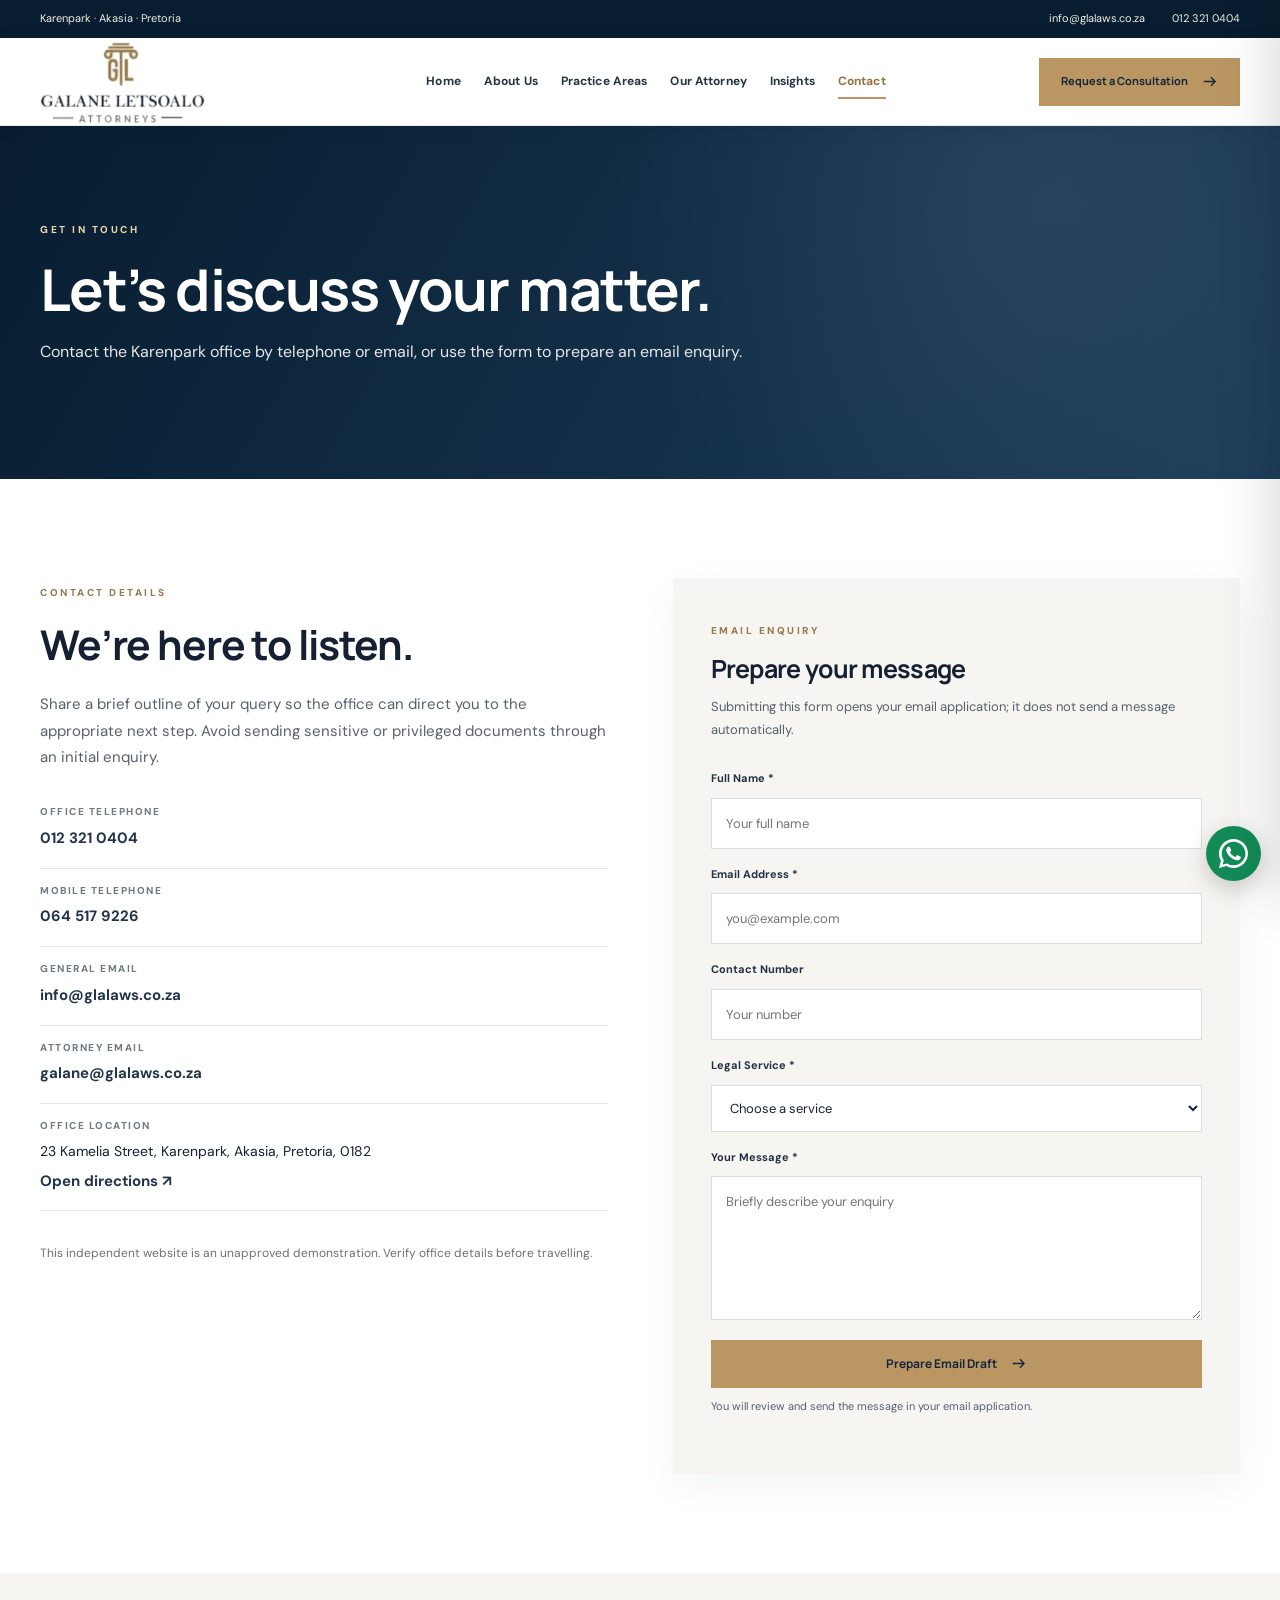
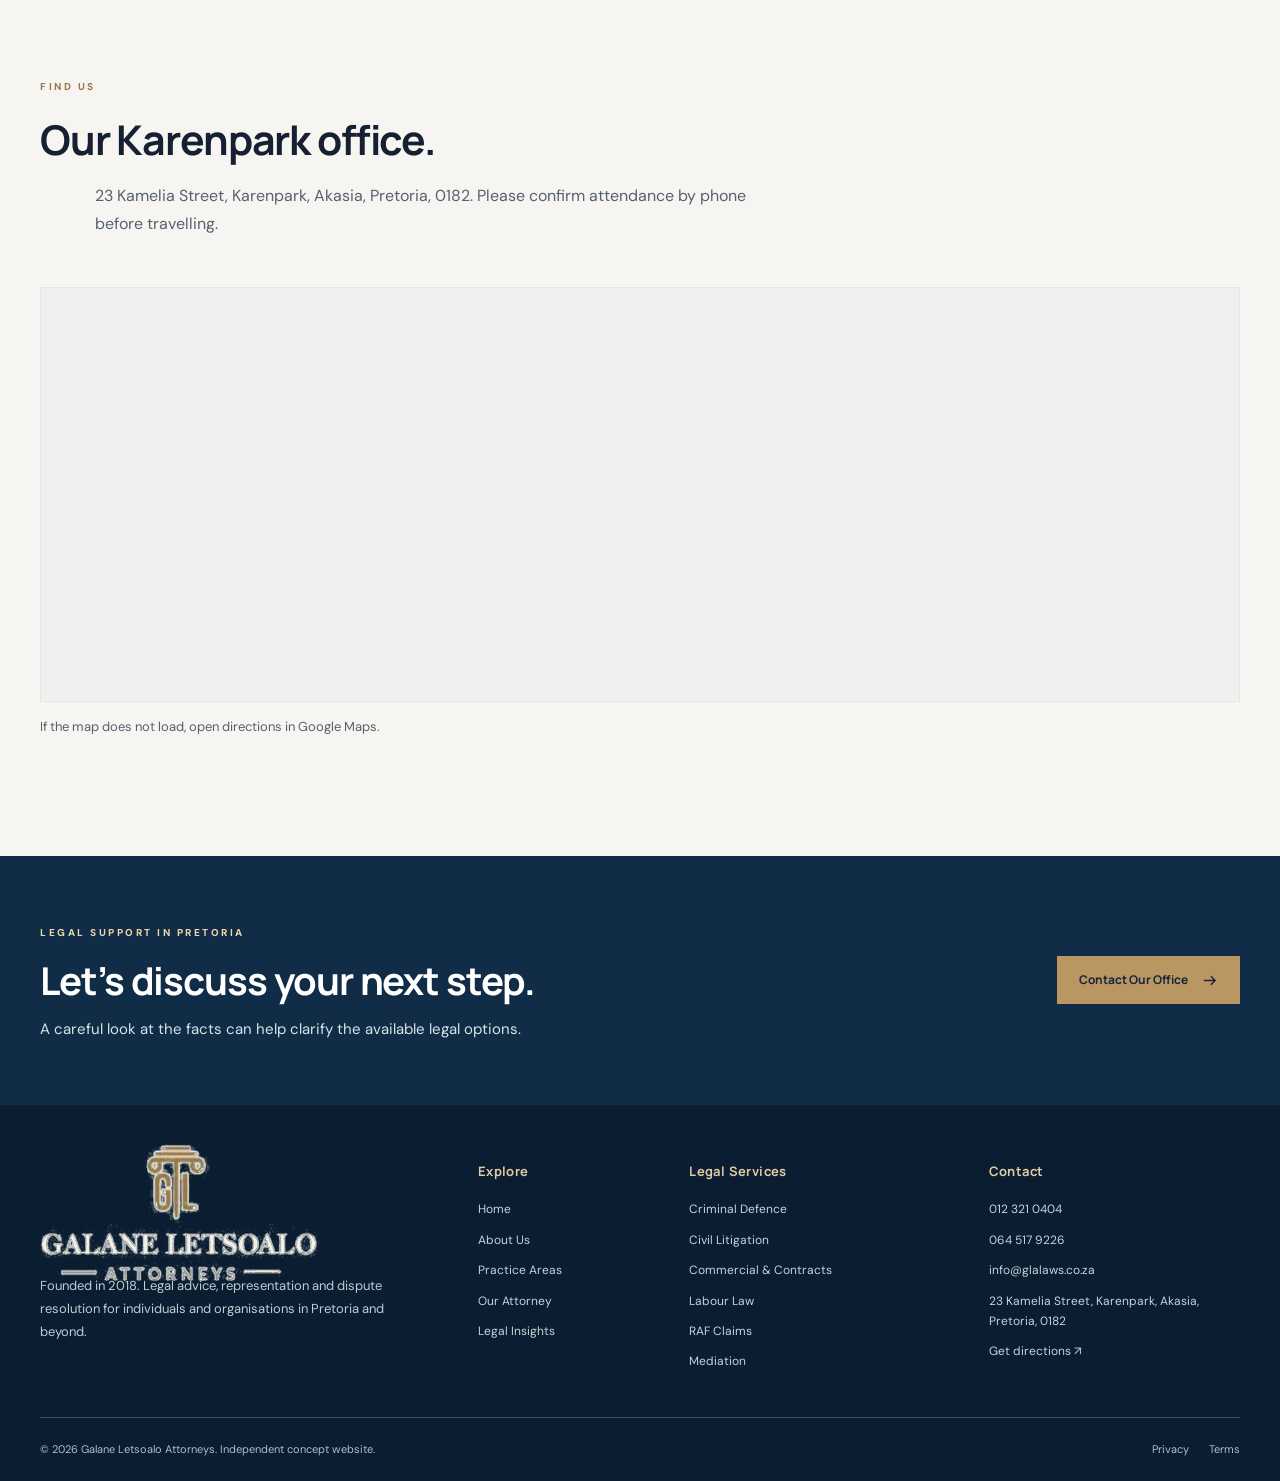
<file: contact/index.html>
<!doctype html><html lang="en-ZA"><head><meta charset="utf-8"><meta name="viewport" content="width=device-width, initial-scale=1"><meta name="theme-color" content="#102d49"><title>Contact Galane Letsoalo Attorneys | Pretoria</title><meta name="description" content="Contact Galane Letsoalo Attorneys in Karenpark, Pretoria. Telephone 012 321 0404 and email info@glalaws.co.za."><meta name="robots" content="noindex,follow,max-image-preview:large"><link rel="canonical" href="https://galane-letsoalo-attorneys.vercel.app/contact/"><meta property="og:type" content="website"><meta property="og:site_name" content="Galane Letsoalo Attorneys"><meta property="og:title" content="Contact Galane Letsoalo Attorneys | Pretoria"><meta property="og:description" content="Contact Galane Letsoalo Attorneys in Karenpark, Pretoria. Telephone 012 321 0404 and email info@glalaws.co.za."><meta property="og:url" content="https://galane-letsoalo-attorneys.vercel.app/contact/"><meta property="og:image" content="https://galane-letsoalo-attorneys.vercel.app/assets/galane-whatsapp-preview.jpg"><meta property="og:image:secure_url" content="https://galane-letsoalo-attorneys.vercel.app/assets/galane-whatsapp-preview.jpg"><meta property="og:image:type" content="image/jpeg"><meta property="og:image:width" content="1200"><meta property="og:image:height" content="630"><meta property="og:image:alt" content="Galane Letsoalo Attorneys firm logo alongside founder Letsoalo Galane"><meta name="twitter:card" content="summary_large_image"><meta name="twitter:title" content="Contact Galane Letsoalo Attorneys | Pretoria"><meta name="twitter:description" content="Contact Galane Letsoalo Attorneys in Karenpark, Pretoria. Telephone 012 321 0404 and email info@glalaws.co.za."><meta name="twitter:image" content="https://galane-letsoalo-attorneys.vercel.app/assets/galane-whatsapp-preview.jpg"><link rel="icon" href="/assets/favicon.png" type="image/png"><link rel="preconnect" href="https://images.pexels.com"><link rel="preconnect" href="https://fonts.googleapis.com"><link rel="preconnect" href="https://fonts.gstatic.com" crossorigin><link rel="stylesheet" href="/assets/site.css"><script defer src="/assets/site.js"></script></head><body><a class="skip-link" href="#main">Skip to content</a>
<div class="topbar"><div class="container topbar-inner"><span class="topbar-address">Karenpark · Akasia · Pretoria</span><div class="topbar-links"><a href="mailto:info@glalaws.co.za">info@glalaws.co.za</a><a href="tel:+27123210404">012 321 0404</a></div></div></div>
<header class="nav-shell"><div class="container nav-inner"><a class="brand" href="/" aria-label="Galane Letsoalo Attorneys home"><img src="/assets/logo-header.png" width="950" height="470" alt="Galane Letsoalo Attorneys logo"></a><nav class="nav-links" aria-label="Primary navigation"><a class="nav-link " href="/" >Home</a><a class="nav-link " href="/about/" >About Us</a><a class="nav-link " href="/practice-areas/" >Practice Areas</a><a class="nav-link " href="/our-attorney/" >Our Attorney</a><a class="nav-link " href="/insights/" >Insights</a><a class="nav-link active" href="/contact/" aria-current=page>Contact</a></nav><a class="btn btn-gold nav-cta" href="/contact/">Request a Consultation <svg aria-hidden="true" viewBox="0 0 24 24" fill="none" stroke="currentColor" stroke-width="1.8"><path d="M4 12h16m-6-6 6 6-6 6"/></svg></a><button class="menu-open" data-mobile-open aria-label="Open navigation" aria-expanded="false" aria-controls="mobile-panel">☰</button></div></header>
<div class="mobile-backdrop" id="mobile-backdrop"></div><nav class="mobile-panel" id="mobile-panel" aria-label="Mobile navigation" aria-hidden="true" inert><div class="mobile-head"><img src="/assets/logo-header.png" alt="Galane Letsoalo Attorneys"><button type="button" data-mobile-close aria-label="Close navigation">×</button></div><div class="mobile-links"><a href="/">Home</a><a href="/about/">About Us</a><a href="/practice-areas/">Practice Areas</a><a href="/our-attorney/">Our Attorney</a><a href="/insights/">Insights</a><a href="/contact/">Contact</a></div><a class="btn btn-gold" href="/contact/">Get in touch <svg aria-hidden="true" viewBox="0 0 24 24" fill="none" stroke="currentColor" stroke-width="1.8"><path d="M4 12h16m-6-6 6 6-6 6"/></svg></a></nav><main id="main"><section class="page-hero"><div class="container"><span class="eyebrow eyebrow-light">GET IN TOUCH</span><h1>Let’s discuss your matter.</h1><p>Contact the Karenpark office by telephone or email, or use the form to prepare an email enquiry.</p></div></section><section class="section"><div class="container contact-layout"><div class="contact-copy"><span class="eyebrow">CONTACT DETAILS</span><h2>We’re here to listen.</h2><p>Share a brief outline of your query so the office can direct you to the appropriate next step. Avoid sending sensitive or privileged documents through an initial enquiry.</p><div class="contact-details"><div><strong>OFFICE TELEPHONE</strong><a href="tel:+27123210404">012 321 0404</a></div><div><strong>MOBILE TELEPHONE</strong><a href="tel:+27645179226">064 517 9226</a></div><div><strong>GENERAL EMAIL</strong><a href="mailto:info@glalaws.co.za">info@glalaws.co.za</a></div><div><strong>ATTORNEY EMAIL</strong><a href="mailto:galane@glalaws.co.za">galane@glalaws.co.za</a></div><div><strong>OFFICE LOCATION</strong><span>23 Kamelia Street, Karenpark, Akasia, Pretoria, 0182</span><a class="text-link" href="https://www.google.com/maps/search/?api=1&query=23+Kamelia+Street+Karenpark+Akasia+Pretoria+0182" target="_blank" rel="noopener">Open directions ↗</a></div></div><p class="notice">This independent website is an unapproved demonstration. Verify office details before travelling.</p></div>
<div class="contact-form-shell"><span class="eyebrow">EMAIL ENQUIRY</span><h3>Prepare your message</h3><p>Submitting this form opens your email application; it does not send a message automatically.</p><form id="enquiry-form"><label for="name">Full Name *</label><input id="name" name="name" autocomplete="name" required maxlength="120" placeholder="Your full name"><label for="email">Email Address *</label><input id="email" type="email" name="email" autocomplete="email" required maxlength="200" placeholder="you@example.com"><label for="phone">Contact Number</label><input id="phone" name="phone" autocomplete="tel" placeholder="Your number" maxlength="40"><label for="area">Legal Service *</label><select id="area" name="area" required><option value="">Choose a service</option><option value="criminal-law">Criminal Defence</option><option value="civil-law">Civil Litigation</option><option value="commercial-law">Commercial Law &amp; Contracts</option><option value="labour-law">Employment &amp; Labour Law</option><option value="raf-claims">RAF &amp; Third-Party Claims</option><option value="debt-collection">Debt Collection</option><option value="wills-estates">Wills &amp; Deceased Estates</option><option value="property-law">Property &amp; Land Matters</option><option value="mediation">Mediation &amp; Dispute Resolution</option><option value="correspondent">Correspondent Legal Services</option><option value="other">Other legal enquiry</option></select><label for="message">Your Message *</label><textarea id="message" name="message" rows="5" minlength="10" maxlength="3000" required placeholder="Briefly describe your enquiry"></textarea><div class="honeypot" aria-hidden="true"><label>Company website<input name="company_website" autocomplete="off" tabindex="-1"></label></div><button class="btn btn-gold" type="submit">Prepare Email Draft <svg aria-hidden="true" viewBox="0 0 24 24" fill="none" stroke="currentColor" stroke-width="1.8"><path d="M4 12h16m-6-6 6 6-6 6"/></svg></button><p class="form-note" id="form-status" role="status">You will review and send the message in your email application.</p></form></div></div></section><section class="section cream"><div class="container"><div class="section-heading"><span class="eyebrow">FIND US</span><h2>Our Karenpark office.</h2><p>23 Kamelia Street, Karenpark, Akasia, Pretoria, 0182. Please confirm attendance by phone before travelling.</p></div><div class="map-shell"><iframe loading="lazy" title="Map of Galane Letsoalo Attorneys Karenpark office area" referrerpolicy="no-referrer-when-downgrade" src="https://www.google.com/maps?q=23%20Kamelia%20Street%20Karenpark%20Akasia%20Pretoria%200182&output=embed" allowfullscreen></iframe></div><p class="map-note">If the map does not load, <a href="https://www.google.com/maps/search/?api=1&query=23+Kamelia+Street+Karenpark+Akasia+Pretoria+0182" target="_blank" rel="noopener">open directions in Google Maps</a>.</p></div></section></main><section class="closing"><div class="container closing-inner"><div><span class="eyebrow eyebrow-light">LEGAL SUPPORT IN PRETORIA</span><h2>Let’s discuss your next step.</h2><p>A careful look at the facts can help clarify the available legal options.</p></div><a class="btn btn-gold" href="/contact/">Contact Our Office <svg aria-hidden="true" viewBox="0 0 24 24" fill="none" stroke="currentColor" stroke-width="1.8"><path d="M4 12h16m-6-6 6 6-6 6"/></svg></a></div></section>
<footer class="site-footer"><div class="container footer-grid"><div class="footer-about"><a class="footer-logo" href="/"><img src="/assets/logo-footer-transparent.png" alt="Galane Letsoalo Attorneys" width="950" height="470"></a><p>Founded in 2018. Legal advice, representation and dispute resolution for individuals and organisations in Pretoria and beyond.</p></div><div class="footer-col"><h3>Explore</h3><a href="/">Home</a><a href="/about/">About Us</a><a href="/practice-areas/">Practice Areas</a><a href="/our-attorney/">Our Attorney</a><a href="/insights/">Legal Insights</a></div><div class="footer-col"><h3>Legal Services</h3><a href="/practice-areas/#criminal-law">Criminal Defence</a><a href="/practice-areas/#civil-law">Civil Litigation</a><a href="/practice-areas/#commercial-law">Commercial & Contracts</a><a href="/practice-areas/#labour-law">Labour Law</a><a href="/practice-areas/#raf-claims">RAF Claims</a><a href="/practice-areas/#mediation">Mediation</a></div><div class="footer-col"><h3>Contact</h3><a href="tel:+27123210404">012 321 0404</a><a href="tel:+27645179226">064 517 9226</a><a href="mailto:info@glalaws.co.za">info@glalaws.co.za</a><address>23 Kamelia Street, Karenpark, Akasia, Pretoria, 0182</address><a href="https://www.google.com/maps/search/?api=1&query=23+Kamelia+Street+Karenpark+Akasia+Pretoria+0182" target="_blank" rel="noopener">Get directions ↗</a></div></div><div class="container footer-bottom"><span>© 2026 Galane Letsoalo Attorneys. Independent concept website.</span><div><a href="/privacy/">Privacy</a><a href="/terms/">Terms</a></div></div></footer>
<a class="floating-whatsapp" href="https://wa.me/27645179226?text=Good%20day%2C%20I%20would%20like%20to%20enquire%20about%20legal%20services." target="_blank" rel="noopener noreferrer" aria-label="Chat with Galane Letsoalo Attorneys on WhatsApp" title="Enquire via WhatsApp"><svg xmlns="http://www.w3.org/2000/svg" viewBox="0 0 24 24" width="29" height="29" aria-hidden="true" focusable="false"><path fill="currentColor" d="M17.472 14.382c-.297-.149-1.758-.867-2.03-.966-.273-.099-.471-.148-.67.15-.198.297-.767.966-.94 1.164-.173.198-.347.223-.644.075-.297-.149-1.255-.463-2.39-1.475-.883-.788-1.48-1.761-1.653-2.058-.173-.297-.018-.458.13-.606.134-.133.297-.347.446-.52.149-.174.198-.298.297-.496.1-.198.05-.371-.025-.52-.075-.148-.669-1.611-.916-2.206-.242-.579-.487-.5-.669-.51-.173-.008-.372-.01-.57-.01-.198 0-.52.074-.792.372s-1.04 1.015-1.04 2.479 1.065 2.876 1.213 3.074c.149.198 2.095 3.2 5.077 4.487.709.306 1.262.488 1.694.625.712.227 1.36.195 1.872.118.571-.085 1.758-.719 2.006-1.413.248-.694.248-1.289.173-1.413-.074-.124-.272-.198-.57-.347zM12.004 0C5.378 0 0 5.378 0 12.004c0 2.118.55 4.18 1.597 5.995L0 24l6.168-1.618A11.957 11.957 0 0 0 12.004 24C18.63 24 24 18.622 24 12.004S18.63 0 12.004 0zm0 21.794a9.742 9.742 0 0 1-4.964-1.36l-.356-.211-3.684.966.983-3.593-.232-.37a9.77 9.77 0 0 1-1.496-5.222c0-5.395 4.39-9.786 9.786-9.786 5.395 0 9.786 4.39 9.786 9.786 0 5.395-4.39 9.786-9.786 9.786z"/></svg></a>
<button class="scroll-top" type="button" aria-label="Back to top">↑</button></body></html>
</file>
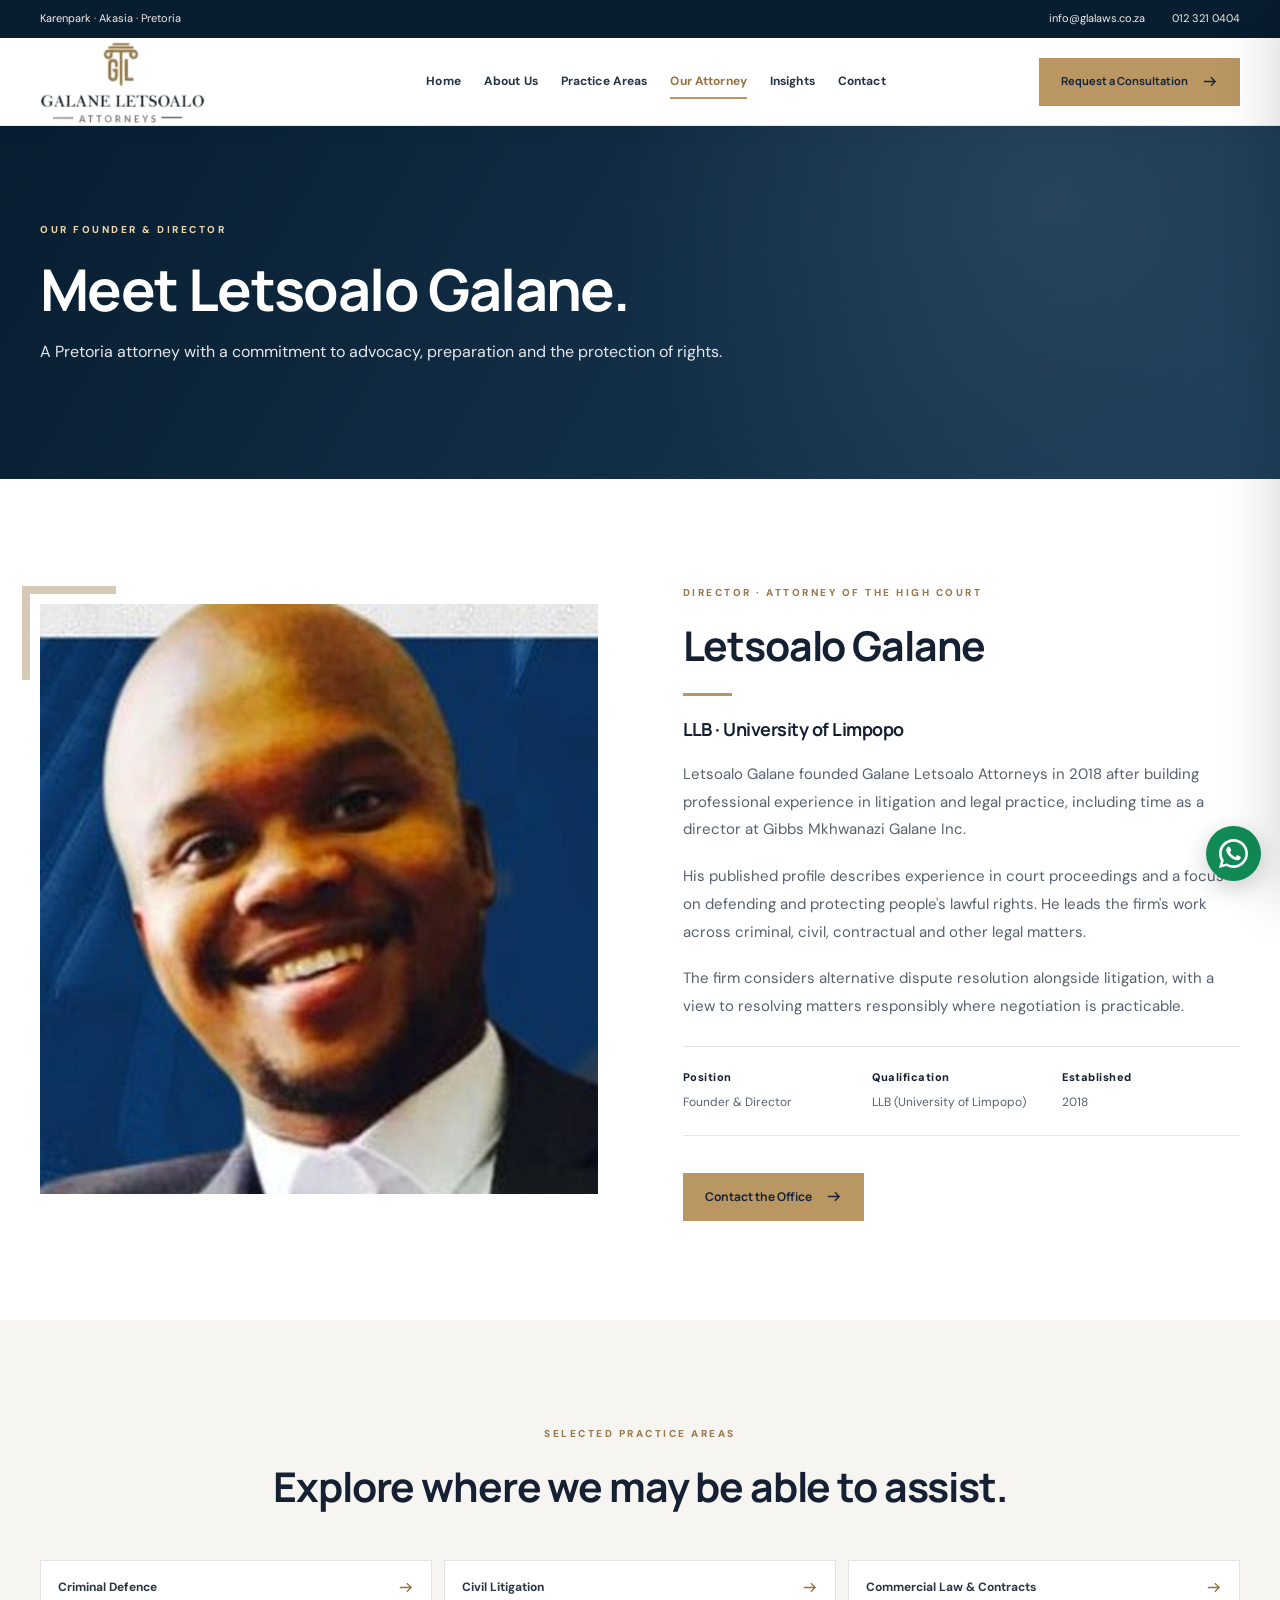
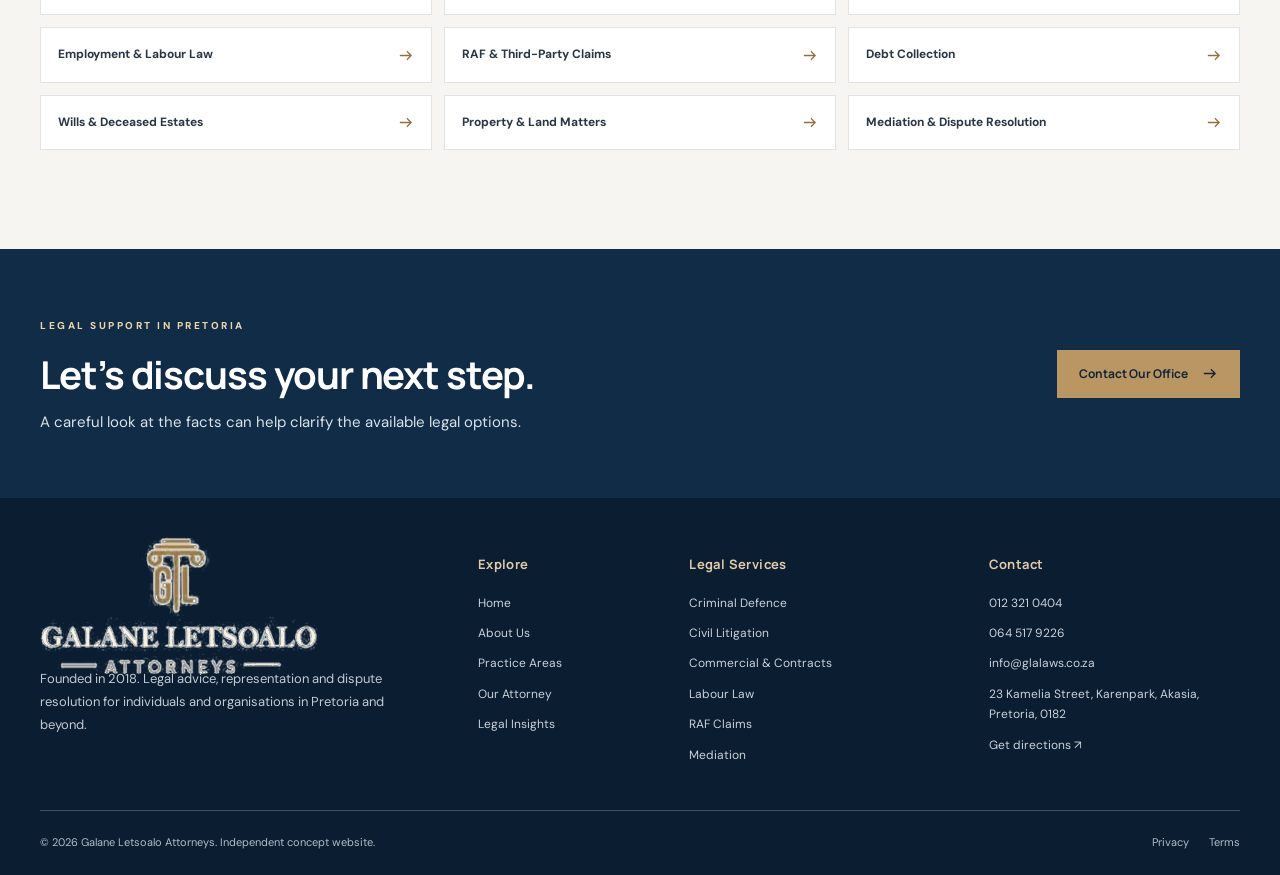
<file: our-attorney/index.html>
<!doctype html><html lang="en-ZA"><head><meta charset="utf-8"><meta name="viewport" content="width=device-width, initial-scale=1"><meta name="theme-color" content="#102d49"><title>Letsoalo Galane | Attorney Profile | Galane Letsoalo Attorneys</title><meta name="description" content="Meet Letsoalo Galane, founder of Galane Letsoalo Attorneys, Pretoria. LLB University of Limpopo."><meta name="robots" content="noindex,follow,max-image-preview:large"><link rel="canonical" href="https://galane-letsoalo-attorneys.vercel.app/our-attorney/"><meta property="og:type" content="website"><meta property="og:site_name" content="Galane Letsoalo Attorneys"><meta property="og:title" content="Letsoalo Galane | Attorney Profile | Galane Letsoalo Attorneys"><meta property="og:description" content="Meet Letsoalo Galane, founder of Galane Letsoalo Attorneys, Pretoria. LLB University of Limpopo."><meta property="og:url" content="https://galane-letsoalo-attorneys.vercel.app/our-attorney/"><meta property="og:image" content="https://galane-letsoalo-attorneys.vercel.app/assets/galane-whatsapp-preview.jpg"><meta property="og:image:secure_url" content="https://galane-letsoalo-attorneys.vercel.app/assets/galane-whatsapp-preview.jpg"><meta property="og:image:type" content="image/jpeg"><meta property="og:image:width" content="1200"><meta property="og:image:height" content="630"><meta property="og:image:alt" content="Galane Letsoalo Attorneys firm logo alongside founder Letsoalo Galane"><meta name="twitter:card" content="summary_large_image"><meta name="twitter:title" content="Letsoalo Galane | Attorney Profile | Galane Letsoalo Attorneys"><meta name="twitter:description" content="Meet Letsoalo Galane, founder of Galane Letsoalo Attorneys, Pretoria. LLB University of Limpopo."><meta name="twitter:image" content="https://galane-letsoalo-attorneys.vercel.app/assets/galane-whatsapp-preview.jpg"><link rel="icon" href="/assets/favicon.png" type="image/png"><link rel="preconnect" href="https://images.pexels.com"><link rel="preconnect" href="https://fonts.googleapis.com"><link rel="preconnect" href="https://fonts.gstatic.com" crossorigin><link rel="stylesheet" href="/assets/site.css"><script defer src="/assets/site.js"></script></head><body><a class="skip-link" href="#main">Skip to content</a>
<div class="topbar"><div class="container topbar-inner"><span class="topbar-address">Karenpark · Akasia · Pretoria</span><div class="topbar-links"><a href="mailto:info@glalaws.co.za">info@glalaws.co.za</a><a href="tel:+27123210404">012 321 0404</a></div></div></div>
<header class="nav-shell"><div class="container nav-inner"><a class="brand" href="/" aria-label="Galane Letsoalo Attorneys home"><img src="/assets/logo-header.png" width="950" height="470" alt="Galane Letsoalo Attorneys logo"></a><nav class="nav-links" aria-label="Primary navigation"><a class="nav-link " href="/" >Home</a><a class="nav-link " href="/about/" >About Us</a><a class="nav-link " href="/practice-areas/" >Practice Areas</a><a class="nav-link active" href="/our-attorney/" aria-current=page>Our Attorney</a><a class="nav-link " href="/insights/" >Insights</a><a class="nav-link " href="/contact/" >Contact</a></nav><a class="btn btn-gold nav-cta" href="/contact/">Request a Consultation <svg aria-hidden="true" viewBox="0 0 24 24" fill="none" stroke="currentColor" stroke-width="1.8"><path d="M4 12h16m-6-6 6 6-6 6"/></svg></a><button class="menu-open" data-mobile-open aria-label="Open navigation" aria-expanded="false" aria-controls="mobile-panel">☰</button></div></header>
<div class="mobile-backdrop" id="mobile-backdrop"></div><nav class="mobile-panel" id="mobile-panel" aria-label="Mobile navigation" aria-hidden="true" inert><div class="mobile-head"><img src="/assets/logo-header.png" alt="Galane Letsoalo Attorneys"><button type="button" data-mobile-close aria-label="Close navigation">×</button></div><div class="mobile-links"><a href="/">Home</a><a href="/about/">About Us</a><a href="/practice-areas/">Practice Areas</a><a href="/our-attorney/">Our Attorney</a><a href="/insights/">Insights</a><a href="/contact/">Contact</a></div><a class="btn btn-gold" href="/contact/">Get in touch <svg aria-hidden="true" viewBox="0 0 24 24" fill="none" stroke="currentColor" stroke-width="1.8"><path d="M4 12h16m-6-6 6 6-6 6"/></svg></a></nav><main id="main"><section class="page-hero"><div class="container"><span class="eyebrow eyebrow-light">OUR FOUNDER & DIRECTOR</span><h1>Meet Letsoalo Galane.</h1><p>A Pretoria attorney with a commitment to advocacy, preparation and the protection of rights.</p></div></section><section class="section"><div class="container intro-grid attorney-grid"><div class="intro-picture attorney-picture"><img src="/assets/letsoalo-galane-portrait.jpg" alt="Founder and director Letsoalo Galane, from the firm’s supplied publicity photograph" width="716" height="1254" loading="eager"></div><div class="intro-copy"><span class="eyebrow">DIRECTOR · ATTORNEY OF THE HIGH COURT</span><h2>Letsoalo Galane</h2><div class="accent-line"></div><h3>LLB · University of Limpopo</h3><p>Letsoalo Galane founded Galane Letsoalo Attorneys in 2018 after building professional experience in litigation and legal practice, including time as a director at Gibbs Mkhwanazi Galane Inc.</p><p>His published profile describes experience in court proceedings and a focus on defending and protecting people's lawful rights. He leads the firm's work across criminal, civil, contractual and other legal matters.</p><p>The firm considers alternative dispute resolution alongside litigation, with a view to resolving matters responsibly where negotiation is practicable.</p><div class="profile-facts"><div><strong>Position</strong><span>Founder & Director</span></div><div><strong>Qualification</strong><span>LLB (University of Limpopo)</span></div><div><strong>Established</strong><span>2018</span></div></div><a class="btn btn-gold" href="/contact/">Contact the Office <svg aria-hidden="true" viewBox="0 0 24 24" fill="none" stroke="currentColor" stroke-width="1.8"><path d="M4 12h16m-6-6 6 6-6 6"/></svg></a></div></div></section><section class="section cream"><div class="container"><div class="section-heading centered"><span class="eyebrow">SELECTED PRACTICE AREAS</span><h2>Explore where we may be able to assist.</h2></div><div class="service-pills three"><a href="/practice-areas/#criminal-law">Criminal Defence <svg aria-hidden="true" viewBox="0 0 24 24" fill="none" stroke="currentColor" stroke-width="1.8"><path d="M4 12h16m-6-6 6 6-6 6"/></svg></a><a href="/practice-areas/#civil-law">Civil Litigation <svg aria-hidden="true" viewBox="0 0 24 24" fill="none" stroke="currentColor" stroke-width="1.8"><path d="M4 12h16m-6-6 6 6-6 6"/></svg></a><a href="/practice-areas/#commercial-law">Commercial Law &amp; Contracts <svg aria-hidden="true" viewBox="0 0 24 24" fill="none" stroke="currentColor" stroke-width="1.8"><path d="M4 12h16m-6-6 6 6-6 6"/></svg></a><a href="/practice-areas/#labour-law">Employment &amp; Labour Law <svg aria-hidden="true" viewBox="0 0 24 24" fill="none" stroke="currentColor" stroke-width="1.8"><path d="M4 12h16m-6-6 6 6-6 6"/></svg></a><a href="/practice-areas/#raf-claims">RAF &amp; Third-Party Claims <svg aria-hidden="true" viewBox="0 0 24 24" fill="none" stroke="currentColor" stroke-width="1.8"><path d="M4 12h16m-6-6 6 6-6 6"/></svg></a><a href="/practice-areas/#debt-collection">Debt Collection <svg aria-hidden="true" viewBox="0 0 24 24" fill="none" stroke="currentColor" stroke-width="1.8"><path d="M4 12h16m-6-6 6 6-6 6"/></svg></a><a href="/practice-areas/#wills-estates">Wills &amp; Deceased Estates <svg aria-hidden="true" viewBox="0 0 24 24" fill="none" stroke="currentColor" stroke-width="1.8"><path d="M4 12h16m-6-6 6 6-6 6"/></svg></a><a href="/practice-areas/#property-law">Property &amp; Land Matters <svg aria-hidden="true" viewBox="0 0 24 24" fill="none" stroke="currentColor" stroke-width="1.8"><path d="M4 12h16m-6-6 6 6-6 6"/></svg></a><a href="/practice-areas/#mediation">Mediation &amp; Dispute Resolution <svg aria-hidden="true" viewBox="0 0 24 24" fill="none" stroke="currentColor" stroke-width="1.8"><path d="M4 12h16m-6-6 6 6-6 6"/></svg></a></div></div></section></main><section class="closing"><div class="container closing-inner"><div><span class="eyebrow eyebrow-light">LEGAL SUPPORT IN PRETORIA</span><h2>Let’s discuss your next step.</h2><p>A careful look at the facts can help clarify the available legal options.</p></div><a class="btn btn-gold" href="/contact/">Contact Our Office <svg aria-hidden="true" viewBox="0 0 24 24" fill="none" stroke="currentColor" stroke-width="1.8"><path d="M4 12h16m-6-6 6 6-6 6"/></svg></a></div></section>
<footer class="site-footer"><div class="container footer-grid"><div class="footer-about"><a class="footer-logo" href="/"><img src="/assets/logo-footer-transparent.png" alt="Galane Letsoalo Attorneys" width="950" height="470"></a><p>Founded in 2018. Legal advice, representation and dispute resolution for individuals and organisations in Pretoria and beyond.</p></div><div class="footer-col"><h3>Explore</h3><a href="/">Home</a><a href="/about/">About Us</a><a href="/practice-areas/">Practice Areas</a><a href="/our-attorney/">Our Attorney</a><a href="/insights/">Legal Insights</a></div><div class="footer-col"><h3>Legal Services</h3><a href="/practice-areas/#criminal-law">Criminal Defence</a><a href="/practice-areas/#civil-law">Civil Litigation</a><a href="/practice-areas/#commercial-law">Commercial & Contracts</a><a href="/practice-areas/#labour-law">Labour Law</a><a href="/practice-areas/#raf-claims">RAF Claims</a><a href="/practice-areas/#mediation">Mediation</a></div><div class="footer-col"><h3>Contact</h3><a href="tel:+27123210404">012 321 0404</a><a href="tel:+27645179226">064 517 9226</a><a href="mailto:info@glalaws.co.za">info@glalaws.co.za</a><address>23 Kamelia Street, Karenpark, Akasia, Pretoria, 0182</address><a href="https://www.google.com/maps/search/?api=1&query=23+Kamelia+Street+Karenpark+Akasia+Pretoria+0182" target="_blank" rel="noopener">Get directions ↗</a></div></div><div class="container footer-bottom"><span>© 2026 Galane Letsoalo Attorneys. Independent concept website.</span><div><a href="/privacy/">Privacy</a><a href="/terms/">Terms</a></div></div></footer>
<a class="floating-whatsapp" href="https://wa.me/27645179226?text=Good%20day%2C%20I%20would%20like%20to%20enquire%20about%20legal%20services." target="_blank" rel="noopener noreferrer" aria-label="Chat with Galane Letsoalo Attorneys on WhatsApp" title="Enquire via WhatsApp"><svg xmlns="http://www.w3.org/2000/svg" viewBox="0 0 24 24" width="29" height="29" aria-hidden="true" focusable="false"><path fill="currentColor" d="M17.472 14.382c-.297-.149-1.758-.867-2.03-.966-.273-.099-.471-.148-.67.15-.198.297-.767.966-.94 1.164-.173.198-.347.223-.644.075-.297-.149-1.255-.463-2.39-1.475-.883-.788-1.48-1.761-1.653-2.058-.173-.297-.018-.458.13-.606.134-.133.297-.347.446-.52.149-.174.198-.298.297-.496.1-.198.05-.371-.025-.52-.075-.148-.669-1.611-.916-2.206-.242-.579-.487-.5-.669-.51-.173-.008-.372-.01-.57-.01-.198 0-.52.074-.792.372s-1.04 1.015-1.04 2.479 1.065 2.876 1.213 3.074c.149.198 2.095 3.2 5.077 4.487.709.306 1.262.488 1.694.625.712.227 1.36.195 1.872.118.571-.085 1.758-.719 2.006-1.413.248-.694.248-1.289.173-1.413-.074-.124-.272-.198-.57-.347zM12.004 0C5.378 0 0 5.378 0 12.004c0 2.118.55 4.18 1.597 5.995L0 24l6.168-1.618A11.957 11.957 0 0 0 12.004 24C18.63 24 24 18.622 24 12.004S18.63 0 12.004 0zm0 21.794a9.742 9.742 0 0 1-4.964-1.36l-.356-.211-3.684.966.983-3.593-.232-.37a9.77 9.77 0 0 1-1.496-5.222c0-5.395 4.39-9.786 9.786-9.786 5.395 0 9.786 4.39 9.786 9.786 0 5.395-4.39 9.786-9.786 9.786z"/></svg></a>
<button class="scroll-top" type="button" aria-label="Back to top">↑</button></body></html>
</file>
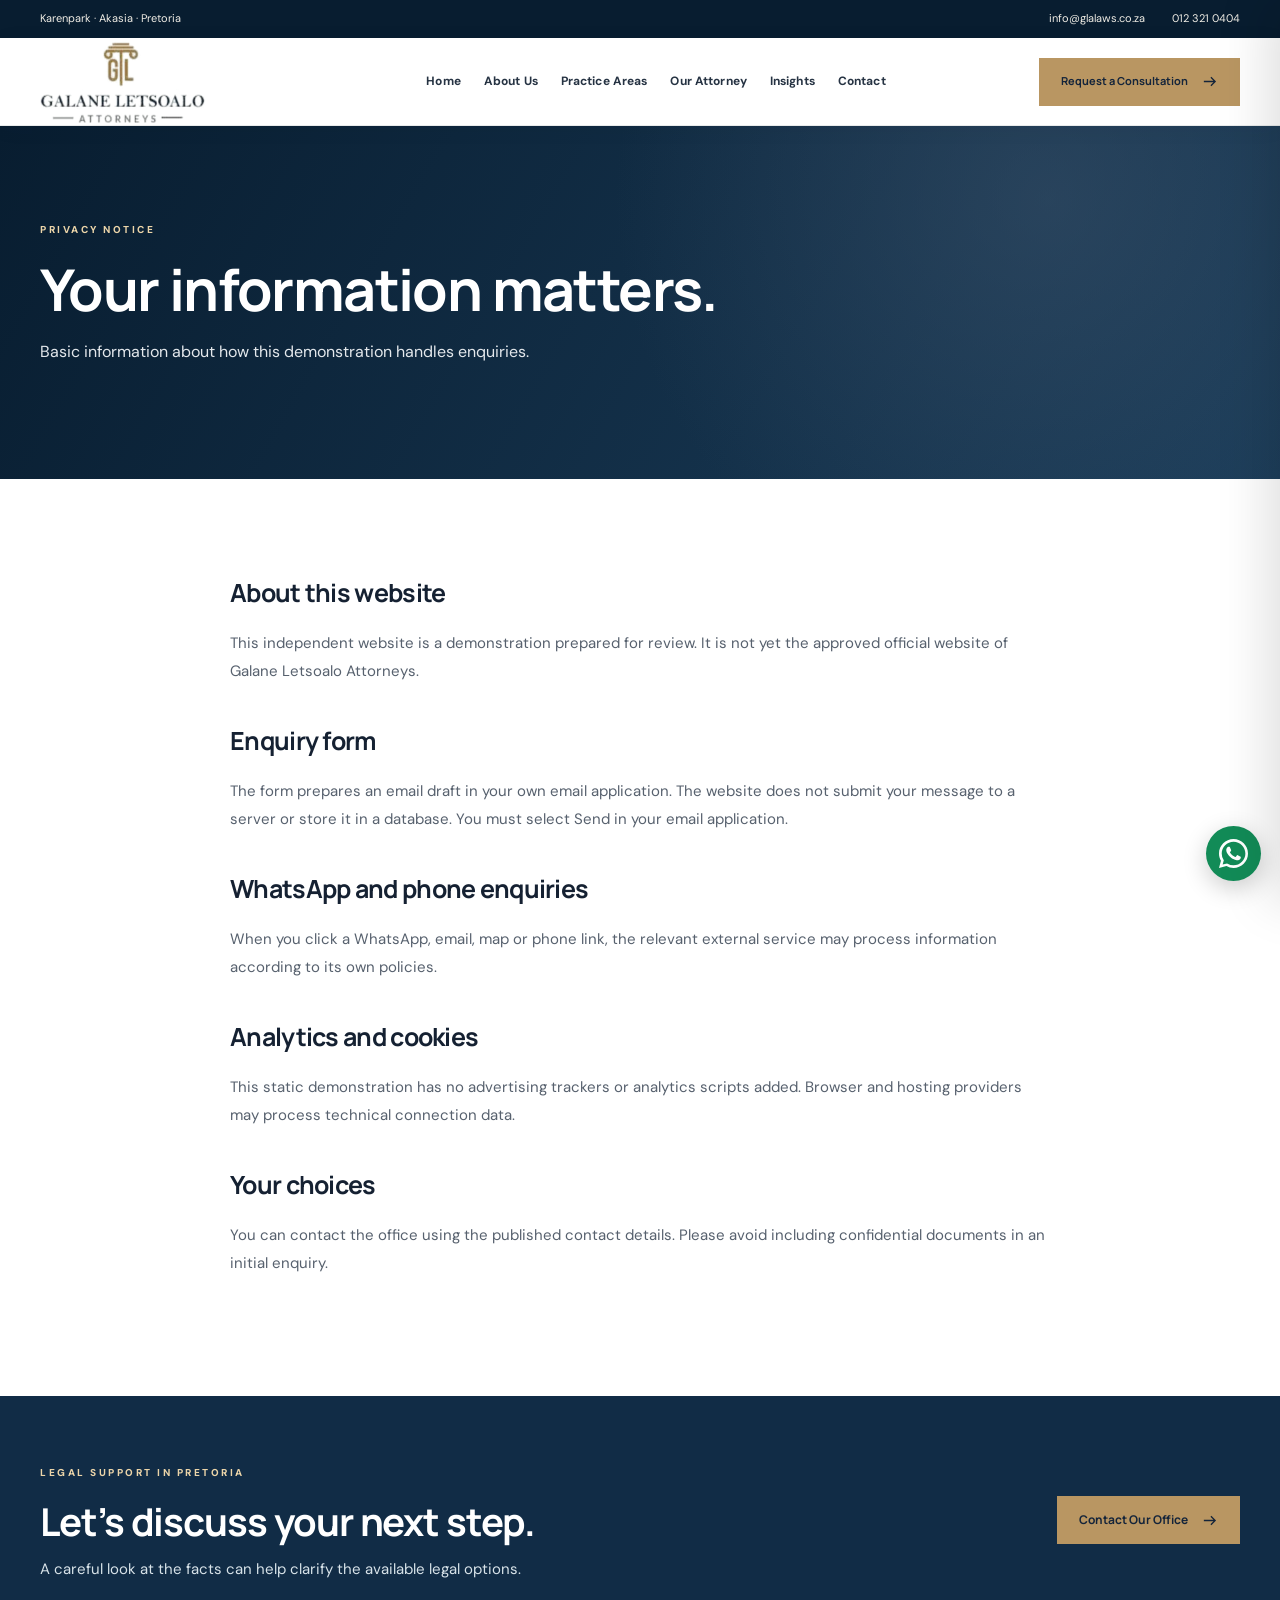
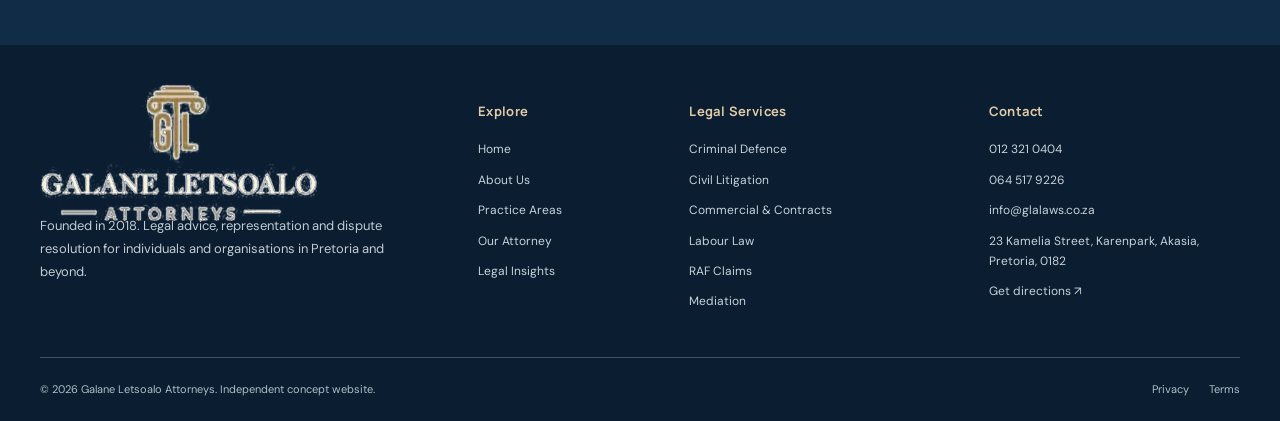
<file: privacy/index.html>
<!doctype html><html lang="en-ZA"><head><meta charset="utf-8"><meta name="viewport" content="width=device-width, initial-scale=1"><meta name="theme-color" content="#102d49"><title>Privacy Notice | Galane Letsoalo Attorneys</title><meta name="description" content="Privacy information for the Galane Letsoalo Attorneys website demonstration."><meta name="robots" content="noindex,follow,max-image-preview:large"><link rel="canonical" href="https://galane-letsoalo-attorneys.vercel.app/privacy/"><meta property="og:type" content="website"><meta property="og:site_name" content="Galane Letsoalo Attorneys"><meta property="og:title" content="Privacy Notice | Galane Letsoalo Attorneys"><meta property="og:description" content="Privacy information for the Galane Letsoalo Attorneys website demonstration."><meta property="og:url" content="https://galane-letsoalo-attorneys.vercel.app/privacy/"><meta property="og:image" content="https://galane-letsoalo-attorneys.vercel.app/assets/galane-whatsapp-preview.jpg"><meta property="og:image:secure_url" content="https://galane-letsoalo-attorneys.vercel.app/assets/galane-whatsapp-preview.jpg"><meta property="og:image:type" content="image/jpeg"><meta property="og:image:width" content="1200"><meta property="og:image:height" content="630"><meta property="og:image:alt" content="Galane Letsoalo Attorneys firm logo alongside founder Letsoalo Galane"><meta name="twitter:card" content="summary_large_image"><meta name="twitter:title" content="Privacy Notice | Galane Letsoalo Attorneys"><meta name="twitter:description" content="Privacy information for the Galane Letsoalo Attorneys website demonstration."><meta name="twitter:image" content="https://galane-letsoalo-attorneys.vercel.app/assets/galane-whatsapp-preview.jpg"><link rel="icon" href="/assets/favicon.png" type="image/png"><link rel="preconnect" href="https://images.pexels.com"><link rel="preconnect" href="https://fonts.googleapis.com"><link rel="preconnect" href="https://fonts.gstatic.com" crossorigin><link rel="stylesheet" href="/assets/site.css"><script defer src="/assets/site.js"></script></head><body><a class="skip-link" href="#main">Skip to content</a>
<div class="topbar"><div class="container topbar-inner"><span class="topbar-address">Karenpark · Akasia · Pretoria</span><div class="topbar-links"><a href="mailto:info@glalaws.co.za">info@glalaws.co.za</a><a href="tel:+27123210404">012 321 0404</a></div></div></div>
<header class="nav-shell"><div class="container nav-inner"><a class="brand" href="/" aria-label="Galane Letsoalo Attorneys home"><img src="/assets/logo-header.png" width="950" height="470" alt="Galane Letsoalo Attorneys logo"></a><nav class="nav-links" aria-label="Primary navigation"><a class="nav-link " href="/" >Home</a><a class="nav-link " href="/about/" >About Us</a><a class="nav-link " href="/practice-areas/" >Practice Areas</a><a class="nav-link " href="/our-attorney/" >Our Attorney</a><a class="nav-link " href="/insights/" >Insights</a><a class="nav-link " href="/contact/" >Contact</a></nav><a class="btn btn-gold nav-cta" href="/contact/">Request a Consultation <svg aria-hidden="true" viewBox="0 0 24 24" fill="none" stroke="currentColor" stroke-width="1.8"><path d="M4 12h16m-6-6 6 6-6 6"/></svg></a><button class="menu-open" data-mobile-open aria-label="Open navigation" aria-expanded="false" aria-controls="mobile-panel">☰</button></div></header>
<div class="mobile-backdrop" id="mobile-backdrop"></div><nav class="mobile-panel" id="mobile-panel" aria-label="Mobile navigation" aria-hidden="true" inert><div class="mobile-head"><img src="/assets/logo-header.png" alt="Galane Letsoalo Attorneys"><button type="button" data-mobile-close aria-label="Close navigation">×</button></div><div class="mobile-links"><a href="/">Home</a><a href="/about/">About Us</a><a href="/practice-areas/">Practice Areas</a><a href="/our-attorney/">Our Attorney</a><a href="/insights/">Insights</a><a href="/contact/">Contact</a></div><a class="btn btn-gold" href="/contact/">Get in touch <svg aria-hidden="true" viewBox="0 0 24 24" fill="none" stroke="currentColor" stroke-width="1.8"><path d="M4 12h16m-6-6 6 6-6 6"/></svg></a></nav><main id="main"><section class="page-hero"><div class="container"><span class="eyebrow eyebrow-light">PRIVACY NOTICE</span><h1>Your information matters.</h1><p>Basic information about how this demonstration handles enquiries.</p></div></section><section class="section"><div class="container narrow prose"><h2>About this website</h2><p>This independent website is a demonstration prepared for review. It is not yet the approved official website of Galane Letsoalo Attorneys.</p><h2>Enquiry form</h2><p>The form prepares an email draft in your own email application. The website does not submit your message to a server or store it in a database. You must select Send in your email application.</p><h2>WhatsApp and phone enquiries</h2><p>When you click a WhatsApp, email, map or phone link, the relevant external service may process information according to its own policies.</p><h2>Analytics and cookies</h2><p>This static demonstration has no advertising trackers or analytics scripts added. Browser and hosting providers may process technical connection data.</p><h2>Your choices</h2><p>You can contact the office using the published contact details. Please avoid including confidential documents in an initial enquiry.</p></div></section></main><section class="closing"><div class="container closing-inner"><div><span class="eyebrow eyebrow-light">LEGAL SUPPORT IN PRETORIA</span><h2>Let’s discuss your next step.</h2><p>A careful look at the facts can help clarify the available legal options.</p></div><a class="btn btn-gold" href="/contact/">Contact Our Office <svg aria-hidden="true" viewBox="0 0 24 24" fill="none" stroke="currentColor" stroke-width="1.8"><path d="M4 12h16m-6-6 6 6-6 6"/></svg></a></div></section>
<footer class="site-footer"><div class="container footer-grid"><div class="footer-about"><a class="footer-logo" href="/"><img src="/assets/logo-footer-transparent.png" alt="Galane Letsoalo Attorneys" width="950" height="470"></a><p>Founded in 2018. Legal advice, representation and dispute resolution for individuals and organisations in Pretoria and beyond.</p></div><div class="footer-col"><h3>Explore</h3><a href="/">Home</a><a href="/about/">About Us</a><a href="/practice-areas/">Practice Areas</a><a href="/our-attorney/">Our Attorney</a><a href="/insights/">Legal Insights</a></div><div class="footer-col"><h3>Legal Services</h3><a href="/practice-areas/#criminal-law">Criminal Defence</a><a href="/practice-areas/#civil-law">Civil Litigation</a><a href="/practice-areas/#commercial-law">Commercial & Contracts</a><a href="/practice-areas/#labour-law">Labour Law</a><a href="/practice-areas/#raf-claims">RAF Claims</a><a href="/practice-areas/#mediation">Mediation</a></div><div class="footer-col"><h3>Contact</h3><a href="tel:+27123210404">012 321 0404</a><a href="tel:+27645179226">064 517 9226</a><a href="mailto:info@glalaws.co.za">info@glalaws.co.za</a><address>23 Kamelia Street, Karenpark, Akasia, Pretoria, 0182</address><a href="https://www.google.com/maps/search/?api=1&query=23+Kamelia+Street+Karenpark+Akasia+Pretoria+0182" target="_blank" rel="noopener">Get directions ↗</a></div></div><div class="container footer-bottom"><span>© 2026 Galane Letsoalo Attorneys. Independent concept website.</span><div><a href="/privacy/">Privacy</a><a href="/terms/">Terms</a></div></div></footer>
<a class="floating-whatsapp" href="https://wa.me/27645179226?text=Good%20day%2C%20I%20would%20like%20to%20enquire%20about%20legal%20services." target="_blank" rel="noopener noreferrer" aria-label="Chat with Galane Letsoalo Attorneys on WhatsApp" title="Enquire via WhatsApp"><svg xmlns="http://www.w3.org/2000/svg" viewBox="0 0 24 24" width="29" height="29" aria-hidden="true" focusable="false"><path fill="currentColor" d="M17.472 14.382c-.297-.149-1.758-.867-2.03-.966-.273-.099-.471-.148-.67.15-.198.297-.767.966-.94 1.164-.173.198-.347.223-.644.075-.297-.149-1.255-.463-2.39-1.475-.883-.788-1.48-1.761-1.653-2.058-.173-.297-.018-.458.13-.606.134-.133.297-.347.446-.52.149-.174.198-.298.297-.496.1-.198.05-.371-.025-.52-.075-.148-.669-1.611-.916-2.206-.242-.579-.487-.5-.669-.51-.173-.008-.372-.01-.57-.01-.198 0-.52.074-.792.372s-1.04 1.015-1.04 2.479 1.065 2.876 1.213 3.074c.149.198 2.095 3.2 5.077 4.487.709.306 1.262.488 1.694.625.712.227 1.36.195 1.872.118.571-.085 1.758-.719 2.006-1.413.248-.694.248-1.289.173-1.413-.074-.124-.272-.198-.57-.347zM12.004 0C5.378 0 0 5.378 0 12.004c0 2.118.55 4.18 1.597 5.995L0 24l6.168-1.618A11.957 11.957 0 0 0 12.004 24C18.63 24 24 18.622 24 12.004S18.63 0 12.004 0zm0 21.794a9.742 9.742 0 0 1-4.964-1.36l-.356-.211-3.684.966.983-3.593-.232-.37a9.77 9.77 0 0 1-1.496-5.222c0-5.395 4.39-9.786 9.786-9.786 5.395 0 9.786 4.39 9.786 9.786 0 5.395-4.39 9.786-9.786 9.786z"/></svg></a>
<button class="scroll-top" type="button" aria-label="Back to top">↑</button></body></html>
</file>
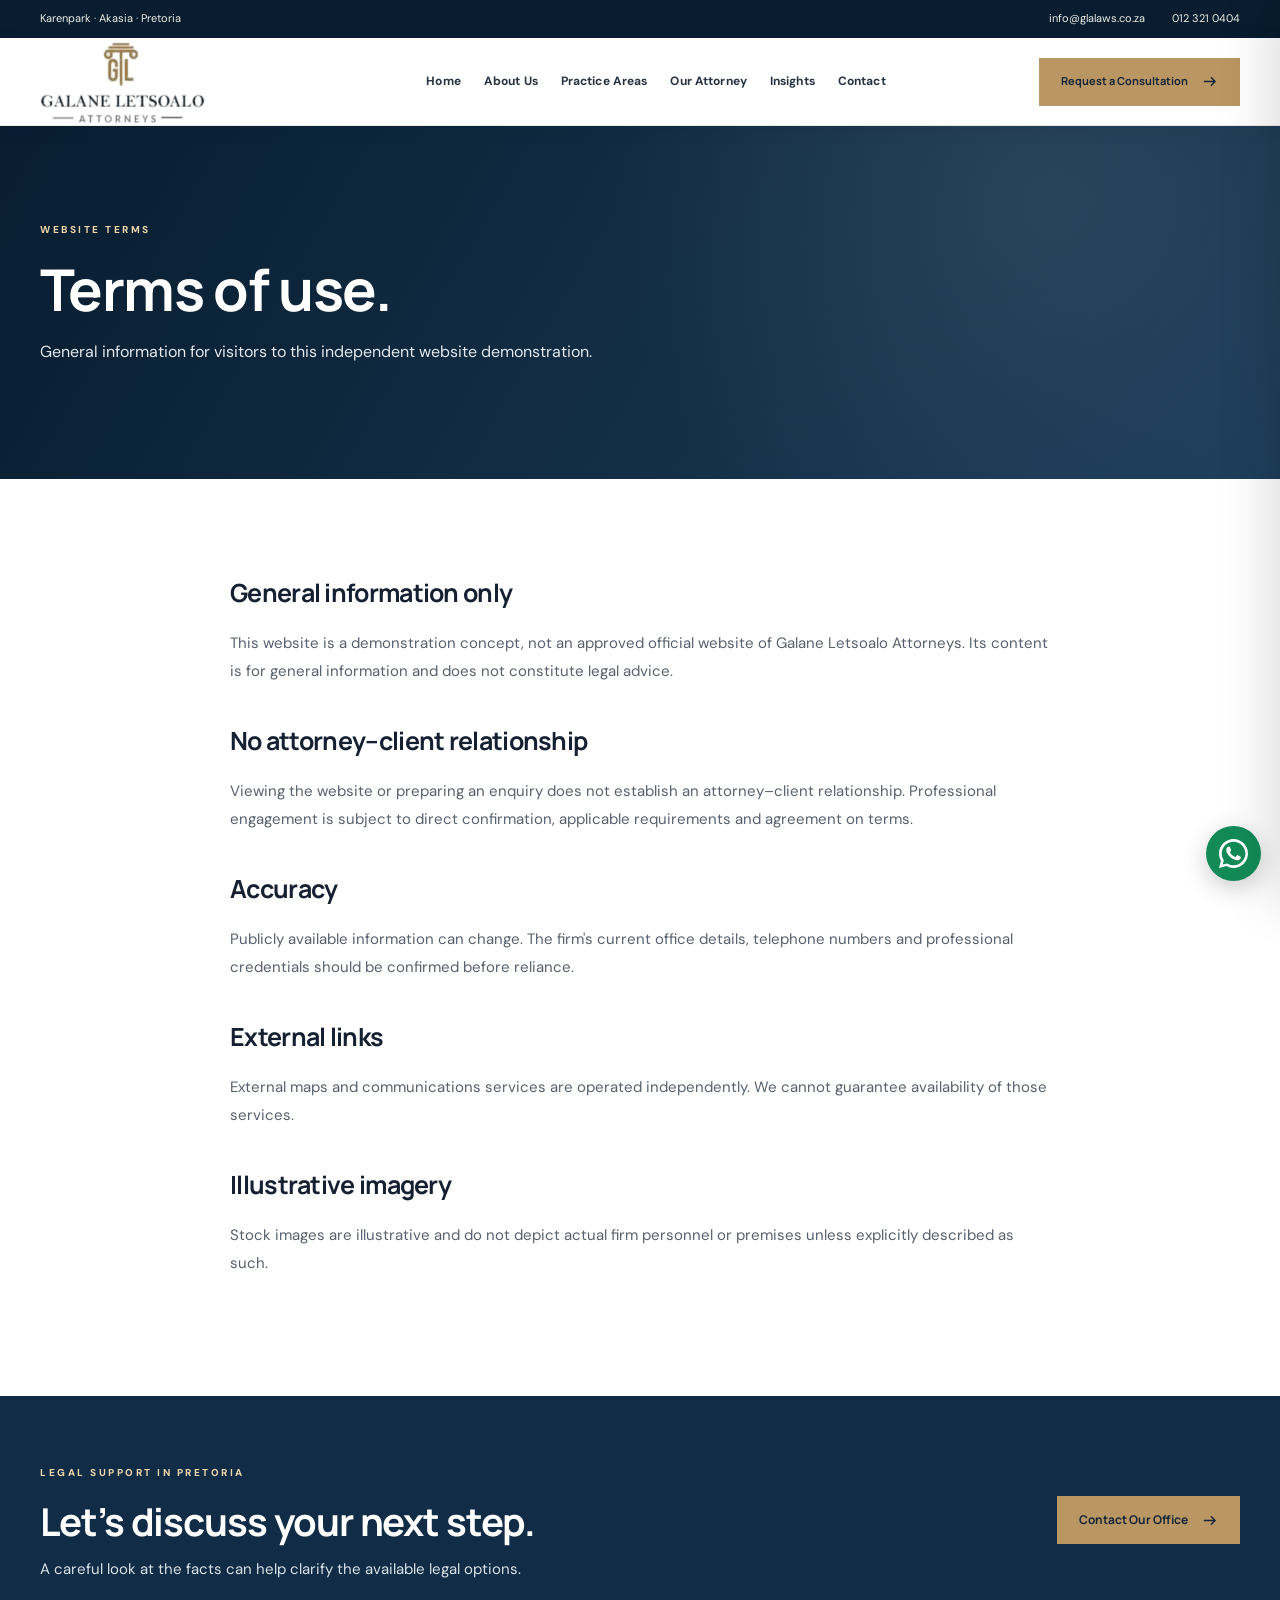
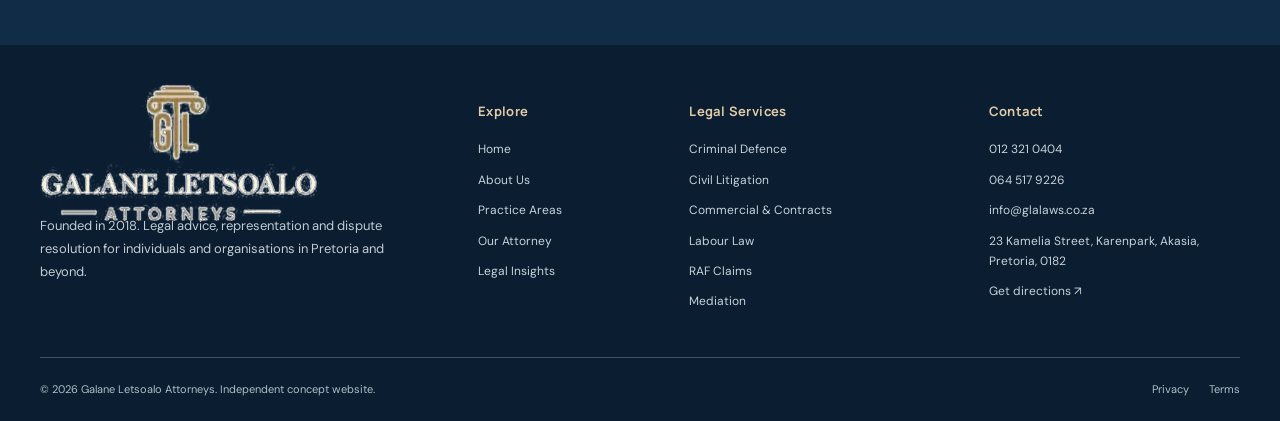
<file: terms/index.html>
<!doctype html><html lang="en-ZA"><head><meta charset="utf-8"><meta name="viewport" content="width=device-width, initial-scale=1"><meta name="theme-color" content="#102d49"><title>Terms of Use | Galane Letsoalo Attorneys</title><meta name="description" content="Website terms of use for the Galane Letsoalo Attorneys independent demonstration."><meta name="robots" content="noindex,follow,max-image-preview:large"><link rel="canonical" href="https://galane-letsoalo-attorneys.vercel.app/terms/"><meta property="og:type" content="website"><meta property="og:site_name" content="Galane Letsoalo Attorneys"><meta property="og:title" content="Terms of Use | Galane Letsoalo Attorneys"><meta property="og:description" content="Website terms of use for the Galane Letsoalo Attorneys independent demonstration."><meta property="og:url" content="https://galane-letsoalo-attorneys.vercel.app/terms/"><meta property="og:image" content="https://galane-letsoalo-attorneys.vercel.app/assets/galane-whatsapp-preview.jpg"><meta property="og:image:secure_url" content="https://galane-letsoalo-attorneys.vercel.app/assets/galane-whatsapp-preview.jpg"><meta property="og:image:type" content="image/jpeg"><meta property="og:image:width" content="1200"><meta property="og:image:height" content="630"><meta property="og:image:alt" content="Galane Letsoalo Attorneys firm logo alongside founder Letsoalo Galane"><meta name="twitter:card" content="summary_large_image"><meta name="twitter:title" content="Terms of Use | Galane Letsoalo Attorneys"><meta name="twitter:description" content="Website terms of use for the Galane Letsoalo Attorneys independent demonstration."><meta name="twitter:image" content="https://galane-letsoalo-attorneys.vercel.app/assets/galane-whatsapp-preview.jpg"><link rel="icon" href="/assets/favicon.png" type="image/png"><link rel="preconnect" href="https://images.pexels.com"><link rel="preconnect" href="https://fonts.googleapis.com"><link rel="preconnect" href="https://fonts.gstatic.com" crossorigin><link rel="stylesheet" href="/assets/site.css"><script defer src="/assets/site.js"></script></head><body><a class="skip-link" href="#main">Skip to content</a>
<div class="topbar"><div class="container topbar-inner"><span class="topbar-address">Karenpark · Akasia · Pretoria</span><div class="topbar-links"><a href="mailto:info@glalaws.co.za">info@glalaws.co.za</a><a href="tel:+27123210404">012 321 0404</a></div></div></div>
<header class="nav-shell"><div class="container nav-inner"><a class="brand" href="/" aria-label="Galane Letsoalo Attorneys home"><img src="/assets/logo-header.png" width="950" height="470" alt="Galane Letsoalo Attorneys logo"></a><nav class="nav-links" aria-label="Primary navigation"><a class="nav-link " href="/" >Home</a><a class="nav-link " href="/about/" >About Us</a><a class="nav-link " href="/practice-areas/" >Practice Areas</a><a class="nav-link " href="/our-attorney/" >Our Attorney</a><a class="nav-link " href="/insights/" >Insights</a><a class="nav-link " href="/contact/" >Contact</a></nav><a class="btn btn-gold nav-cta" href="/contact/">Request a Consultation <svg aria-hidden="true" viewBox="0 0 24 24" fill="none" stroke="currentColor" stroke-width="1.8"><path d="M4 12h16m-6-6 6 6-6 6"/></svg></a><button class="menu-open" data-mobile-open aria-label="Open navigation" aria-expanded="false" aria-controls="mobile-panel">☰</button></div></header>
<div class="mobile-backdrop" id="mobile-backdrop"></div><nav class="mobile-panel" id="mobile-panel" aria-label="Mobile navigation" aria-hidden="true" inert><div class="mobile-head"><img src="/assets/logo-header.png" alt="Galane Letsoalo Attorneys"><button type="button" data-mobile-close aria-label="Close navigation">×</button></div><div class="mobile-links"><a href="/">Home</a><a href="/about/">About Us</a><a href="/practice-areas/">Practice Areas</a><a href="/our-attorney/">Our Attorney</a><a href="/insights/">Insights</a><a href="/contact/">Contact</a></div><a class="btn btn-gold" href="/contact/">Get in touch <svg aria-hidden="true" viewBox="0 0 24 24" fill="none" stroke="currentColor" stroke-width="1.8"><path d="M4 12h16m-6-6 6 6-6 6"/></svg></a></nav><main id="main"><section class="page-hero"><div class="container"><span class="eyebrow eyebrow-light">WEBSITE TERMS</span><h1>Terms of use.</h1><p>General information for visitors to this independent website demonstration.</p></div></section><section class="section"><div class="container narrow prose"><h2>General information only</h2><p>This website is a demonstration concept, not an approved official website of Galane Letsoalo Attorneys. Its content is for general information and does not constitute legal advice.</p><h2>No attorney–client relationship</h2><p>Viewing the website or preparing an enquiry does not establish an attorney–client relationship. Professional engagement is subject to direct confirmation, applicable requirements and agreement on terms.</p><h2>Accuracy</h2><p>Publicly available information can change. The firm's current office details, telephone numbers and professional credentials should be confirmed before reliance.</p><h2>External links</h2><p>External maps and communications services are operated independently. We cannot guarantee availability of those services.</p><h2>Illustrative imagery</h2><p>Stock images are illustrative and do not depict actual firm personnel or premises unless explicitly described as such.</p></div></section></main><section class="closing"><div class="container closing-inner"><div><span class="eyebrow eyebrow-light">LEGAL SUPPORT IN PRETORIA</span><h2>Let’s discuss your next step.</h2><p>A careful look at the facts can help clarify the available legal options.</p></div><a class="btn btn-gold" href="/contact/">Contact Our Office <svg aria-hidden="true" viewBox="0 0 24 24" fill="none" stroke="currentColor" stroke-width="1.8"><path d="M4 12h16m-6-6 6 6-6 6"/></svg></a></div></section>
<footer class="site-footer"><div class="container footer-grid"><div class="footer-about"><a class="footer-logo" href="/"><img src="/assets/logo-footer-transparent.png" alt="Galane Letsoalo Attorneys" width="950" height="470"></a><p>Founded in 2018. Legal advice, representation and dispute resolution for individuals and organisations in Pretoria and beyond.</p></div><div class="footer-col"><h3>Explore</h3><a href="/">Home</a><a href="/about/">About Us</a><a href="/practice-areas/">Practice Areas</a><a href="/our-attorney/">Our Attorney</a><a href="/insights/">Legal Insights</a></div><div class="footer-col"><h3>Legal Services</h3><a href="/practice-areas/#criminal-law">Criminal Defence</a><a href="/practice-areas/#civil-law">Civil Litigation</a><a href="/practice-areas/#commercial-law">Commercial & Contracts</a><a href="/practice-areas/#labour-law">Labour Law</a><a href="/practice-areas/#raf-claims">RAF Claims</a><a href="/practice-areas/#mediation">Mediation</a></div><div class="footer-col"><h3>Contact</h3><a href="tel:+27123210404">012 321 0404</a><a href="tel:+27645179226">064 517 9226</a><a href="mailto:info@glalaws.co.za">info@glalaws.co.za</a><address>23 Kamelia Street, Karenpark, Akasia, Pretoria, 0182</address><a href="https://www.google.com/maps/search/?api=1&query=23+Kamelia+Street+Karenpark+Akasia+Pretoria+0182" target="_blank" rel="noopener">Get directions ↗</a></div></div><div class="container footer-bottom"><span>© 2026 Galane Letsoalo Attorneys. Independent concept website.</span><div><a href="/privacy/">Privacy</a><a href="/terms/">Terms</a></div></div></footer>
<a class="floating-whatsapp" href="https://wa.me/27645179226?text=Good%20day%2C%20I%20would%20like%20to%20enquire%20about%20legal%20services." target="_blank" rel="noopener noreferrer" aria-label="Chat with Galane Letsoalo Attorneys on WhatsApp" title="Enquire via WhatsApp"><svg xmlns="http://www.w3.org/2000/svg" viewBox="0 0 24 24" width="29" height="29" aria-hidden="true" focusable="false"><path fill="currentColor" d="M17.472 14.382c-.297-.149-1.758-.867-2.03-.966-.273-.099-.471-.148-.67.15-.198.297-.767.966-.94 1.164-.173.198-.347.223-.644.075-.297-.149-1.255-.463-2.39-1.475-.883-.788-1.48-1.761-1.653-2.058-.173-.297-.018-.458.13-.606.134-.133.297-.347.446-.52.149-.174.198-.298.297-.496.1-.198.05-.371-.025-.52-.075-.148-.669-1.611-.916-2.206-.242-.579-.487-.5-.669-.51-.173-.008-.372-.01-.57-.01-.198 0-.52.074-.792.372s-1.04 1.015-1.04 2.479 1.065 2.876 1.213 3.074c.149.198 2.095 3.2 5.077 4.487.709.306 1.262.488 1.694.625.712.227 1.36.195 1.872.118.571-.085 1.758-.719 2.006-1.413.248-.694.248-1.289.173-1.413-.074-.124-.272-.198-.57-.347zM12.004 0C5.378 0 0 5.378 0 12.004c0 2.118.55 4.18 1.597 5.995L0 24l6.168-1.618A11.957 11.957 0 0 0 12.004 24C18.63 24 24 18.622 24 12.004S18.63 0 12.004 0zm0 21.794a9.742 9.742 0 0 1-4.964-1.36l-.356-.211-3.684.966.983-3.593-.232-.37a9.77 9.77 0 0 1-1.496-5.222c0-5.395 4.39-9.786 9.786-9.786 5.395 0 9.786 4.39 9.786 9.786 0 5.395-4.39 9.786-9.786 9.786z"/></svg></a>
<button class="scroll-top" type="button" aria-label="Back to top">↑</button></body></html>
</file>
<file: assets/site.css>
@import url('https://fonts.googleapis.com/css2?family=DM+Sans:wght@400;500;600;700&family=Manrope:wght@400;500;600;700;800&display=swap');
:root{--navy:#112c46;--navy-deep:#081d30;--navy-soft:#33516b;--gold:#b99662;--gold-light:#ecd5a9;--ink:#152132;--body:#57616e;--cream:#f6f5f1;--line:#e4e5e4;--white:#fff;--shadow:0 20px 52px rgba(11,27,42,.13)}
*,*::before,*::after{box-sizing:border-box}html{scroll-behavior:smooth;scroll-padding-top:107px}body{margin:0;background:#fff;color:var(--ink);font:400 15px/1.78 'DM Sans',Arial,sans-serif;overflow-x:hidden}a{color:inherit;text-decoration:none}button,input,textarea,select{font:inherit}button{cursor:pointer}img,svg{max-width:100%}img{display:block}h1,h2,h3,h4{font-family:Manrope,Arial,sans-serif;line-height:1.21;letter-spacing:-.028em;color:var(--ink)}h1{font-size:clamp(38px,4.5vw,62px)}h2{font-size:clamp(28px,3.2vw,46px)}h3{font-size:20px}p{margin:0 0 19px;color:var(--body)}strong{font-weight:800}.container{width:min(100% - 72px,1200px);margin:0 auto}.narrow{max-width:820px}.skip-link{position:absolute;z-index:1000;top:-50px;left:10px;background:#fff;padding:9px 18px}.skip-link:focus{top:8px}
.topbar{background:var(--navy-deep);color:#f1eee6;font-size:11px}.topbar-inner{display:flex;justify-content:space-between;align-items:center;min-height:38px;gap:16px}.topbar-links{display:flex;gap:27px}.topbar-links a:hover{color:var(--gold-light)}
.nav-shell{background:white;position:sticky;top:0;z-index:80;box-shadow:0 3px 20px rgba(12,34,54,.05);border-bottom:1px solid #e9ebeb}.nav-inner{display:flex;align-items:center;gap:22px;min-height:87px}.brand{display:block;flex-shrink:0;line-height:0}.brand img{width:233px;height:82px;object-fit:contain;object-position:left center}.nav-links{display:flex;gap:23px;justify-content:center;align-items:center;flex:1}.nav-link{font-size:12px;font-weight:700;letter-spacing:.01em;white-space:nowrap;position:relative;padding:30px 0;color:#263343}.nav-link:hover,.nav-link.active{color:#977241}.nav-link.active:after,.nav-link:hover:after{content:"";position:absolute;bottom:23px;left:0;right:0;background:var(--gold);height:2px}.btn{display:inline-flex;align-items:center;justify-content:center;gap:13px;border:1px solid transparent;padding:14px 21px;min-height:48px;font:700 12px/1.3 Manrope,Arial,sans-serif;transition:background .16s,border-color .16s,color .16s;white-space:normal;text-align:center}.btn svg{height:17px;width:17px;flex-shrink:0}.btn-gold{background:var(--gold);border-color:var(--gold);color:#14243a}.btn-gold:hover{background:#a58047;border-color:#a58047;color:white}.btn-outline{background:#fff1;border-color:#fff9;color:#fff}.btn-outline:hover{background:#fff;color:var(--navy)}.nav-cta{font-size:11px;min-width:166px}.menu-open{display:none;background:none;border:1px solid #dfe4e5;color:var(--navy);font-size:23px;width:45px;height:42px;justify-content:center;align-items:center}.mobile-backdrop{position:fixed;z-index:84;inset:0;background:#051727ac;opacity:0;visibility:hidden;transition:.22s}.mobile-backdrop.visible{opacity:1;visibility:visible}.mobile-panel{position:fixed;z-index:85;right:0;top:0;bottom:0;width:min(350px,87vw);background:#fff;padding:20px;overflow:auto;transform:translateX(102%);transition:transform .23s;box-shadow:-18px 0 50px #0002}.mobile-panel.open{transform:translateX(0)}.mobile-head{display:flex;align-items:center;justify-content:space-between;border-bottom:1px solid #eee;padding-bottom:15px;gap:20px}.mobile-head img{width:210px;height:90px;object-fit:contain;object-position:left}.mobile-head button{font-size:35px;background:transparent;border:0;color:var(--navy)}.mobile-links{display:flex;flex-direction:column;margin:13px 0 25px}.mobile-links a{padding:15px 5px;border-bottom:1px solid #ececec;font-size:16px;font-weight:600}.mobile-panel .btn{width:100%}body.nav-open{overflow:hidden}
.eyebrow{color:#98784d;font-size:10px;font-weight:800;letter-spacing:2.5px;text-transform:uppercase;display:inline-block}.eyebrow-light{color:var(--gold-light)}.section{padding:99px 0}.cream{background:var(--cream)}.section-heading{max-width:780px;margin-bottom:48px}.section-heading.centered{text-align:center;margin-left:auto;margin-right:auto}.section-heading h2{margin:17px 0}.section-heading p{max-width:670px;margin-left:auto;margin-right:auto;font-size:16px}.accent-line{width:49px;height:3px;background:var(--gold);margin:23px 0}.center-action{text-align:center;margin-top:42px}
.hero{min-height:635px;background:var(--navy-deep);color:#fff;position:relative;isolation:isolate;display:flex;align-items:center;overflow:hidden}.hero::before{content:"";position:absolute;z-index:-2;inset:0;background-image:linear-gradient(90deg,rgba(7,22,38,.98) 0%,rgba(9,27,46,.93) 27%,rgba(12,32,52,.75) 52%,rgba(10,28,45,.18) 100%),url('/assets/hero-justice-sharp-v2.webp');background-size:cover;background-position:center}.hero::after{content:"";position:absolute;inset:0;z-index:-1;background:linear-gradient(0deg,rgba(4,15,28,.35),transparent 27%)}.hero-inner{width:min(100% - 72px,1200px);padding:95px 0 117px}.hero-copy{max-width:735px}.hero h1{color:#fff;margin:20px 0 24px;line-height:1.12}.hero h1 em{color:var(--gold-light);font-style:normal}.hero p{color:#e2e8ee;font-size:16px;max-width:570px;line-height:1.85}.hero-actions{display:flex;gap:13px;flex-wrap:wrap;margin-top:35px}.hero-bottom{position:absolute;bottom:0;left:0;right:0;border-top:1px solid #ffffff33}.hero-bottom-inner{min-height:59px;display:flex;justify-content:space-between;align-items:center;gap:16px}.hero-notes{display:flex;gap:27px;font-size:11px}.hero-notes span{display:flex;gap:10px;align-items:center}.hero-notes span::before{content:"";width:6px;height:6px;background:var(--gold);border-radius:50%}.scroll-cue{font-size:10px;letter-spacing:1.5px;font-weight:700;white-space:nowrap}
.intro-grid{display:grid;grid-template-columns:minmax(0,1fr) minmax(0,1fr);gap:85px;align-items:center}.intro-picture{position:relative;min-width:0;isolation:isolate}.intro-picture:before{content:"";position:absolute;inset:-18px auto auto -18px;width:94px;height:94px;border-top:8px solid #d6c9b5;border-left:8px solid #d6c9b5;z-index:-1}.intro-picture>img{width:100%;height:510px;object-fit:cover}.picture-stamp{position:absolute;right:-23px;bottom:-25px;background:var(--navy);color:white;padding:20px 25px;display:grid;gap:3px;max-width:215px;box-shadow:var(--shadow)}.picture-stamp small{letter-spacing:2px;font-size:9px;color:var(--gold-light)}.picture-stamp strong{font:800 35px/1.1 Manrope,Arial,sans-serif}.picture-stamp span{font-size:10px;color:#f1f3f4}.intro-copy h2{margin:16px 0 0}.intro-copy h3{font-size:18px;margin-bottom:20px}.intro-copy p{font-size:15px;line-height:1.85}.intro-copy blockquote{margin:29px 0;padding-left:22px;border-left:3px solid var(--gold);font:600 17px/1.65 Manrope,Arial,sans-serif;color:#273343}.intro-copy .btn{margin-top:12px}
.practice-grid{display:grid;grid-template-columns:repeat(3,minmax(0,1fr));gap:22px}.practice-card{position:relative;overflow:hidden;background:var(--navy);color:#fff;min-width:0;height:335px;display:block}.practice-card>img{width:100%;height:100%;position:absolute;inset:0;object-fit:cover;transition:transform .28s}.practice-card:hover img{transform:scale(1.05)}.practice-shade{position:absolute;inset:0;background:linear-gradient(180deg,#10253a16 10%,#081726dd 78%,#081726f5 100%)}.practice-card-text{position:absolute;inset:auto 25px 24px}.card-number{font-size:10px;letter-spacing:2px;color:var(--gold-light)}.practice-card h3{color:white;margin:12px 0 9px;font-size:19px}.practice-card p{color:#e5e7e8;font-size:12px;line-height:1.5;margin:0;max-width:270px}.card-arrow{position:absolute;right:19px;top:19px;color:#fff}.card-arrow svg{width:20px;height:20px}
.statement-grid{display:grid;grid-template-columns:1fr 1.06fr;gap:80px;align-items:start}.statement-grid h2{margin:17px 0 20px}.statement-grid>div>p{font-size:16px;margin-bottom:29px}.steps{display:grid;gap:0}.steps>div{display:grid;grid-template-columns:52px 1fr;column-gap:18px;padding:16px 0;border-bottom:1px solid var(--line)}.steps span{font:800 21px/1.4 Manrope,Arial,sans-serif;color:var(--gold)}.steps h3{margin:0 0 7px;font-size:18px}.steps p{grid-column:2;margin:0;font-size:14px}
.page-hero{background:radial-gradient(circle at 82% 21%,#3b526a80 0%,transparent 40%),linear-gradient(120deg,var(--navy-deep),#1b3d5a);padding:89px 0 93px;color:white}.page-hero h1{color:white;margin:13px 0 14px;max-width:820px}.page-hero p{max-width:750px;color:#e4e8ec;font-size:16px}.values-grid{display:grid;grid-template-columns:repeat(4,minmax(0,1fr));gap:24px}.values-grid>div{border-top:3px solid var(--gold);padding:25px 4px}.values-grid span{font:800 12px Manrope,Arial,sans-serif;color:#ac8757}.values-grid h3{margin:15px 0 10px;font-size:17px}.values-grid p{font-size:14px}.light-panel{background:#f4f4f1;padding:30px}.light-panel h3{margin:0 0 18px}.service-pills{display:grid;grid-template-columns:repeat(2,minmax(0,1fr));gap:12px}.service-pills.three{grid-template-columns:repeat(3,minmax(0,1fr))}.service-pills a{display:flex;gap:13px;justify-content:space-between;align-items:center;background:#fff;border:1px solid #e1e4e4;padding:16px 17px;color:#2a3644;font-weight:700;font-size:12px;min-width:0}.service-pills a:hover{border-color:var(--gold)}.service-pills svg{width:17px;height:17px;color:#947040;flex-shrink:0}
.practice-detail{padding:72px 0;scroll-margin-top:100px}.detail-grid{display:grid;grid-template-columns:1fr 1fr;gap:75px;align-items:center}.detail-copy h2{margin:15px 0}.detail-copy h3{font-size:17px;margin:15px 0 18px;color:var(--navy-soft)}.detail-copy p{line-height:1.9;font-size:15px;max-width:600px}.detail-copy .btn{margin-top:11px}.detail-photo{overflow:hidden;max-height:370px}.detail-photo img{width:100%;height:365px;object-fit:cover}.practice-detail:nth-of-type(odd) .detail-photo{order:-1}
.attorney-picture>img{height:590px;object-position:top center;object-fit:cover}.profile-facts{display:grid;grid-template-columns:repeat(3,minmax(0,1fr));gap:12px;margin:25px 0;border-top:1px solid var(--line);border-bottom:1px solid var(--line);padding:21px 0}.profile-facts div{display:grid;gap:5px}.profile-facts strong{font-size:11px;letter-spacing:.5px}.profile-facts span{font-size:12px;color:var(--body)}
.article-grid{display:grid;grid-template-columns:repeat(2,minmax(0,1fr));gap:28px}.article-card{border:1px solid var(--line);display:grid;grid-template-columns:42% 58%;background:white;overflow:hidden}.article-image{min-height:250px}.article-image img{width:100%;height:100%;object-fit:cover}.article-body{padding:28px 26px}.article-body h3{font-size:17px;line-height:1.35;margin:14px 0 12px}.article-body p{font-size:13px;margin-bottom:12px}.text-link{color:#86683b;font-size:13px;font-weight:800}.guide-block{scroll-margin-top:110px}.guide-block p{font-size:16px;line-height:1.9}.guide-block h2{margin:13px 0 26px}.guide-block .btn{margin-top:11px}
.contact-layout{display:grid;grid-template-columns:minmax(0,1fr) minmax(0,1fr);gap:65px;align-items:start}.contact-copy h2{margin:15px 0 22px}.contact-details{display:grid;gap:13px;margin:32px 0}.contact-details>div{border-bottom:1px solid var(--line);display:grid;gap:4px;padding:0 0 16px}.contact-details strong{font-size:10px;letter-spacing:1.5px;color:#6e7b84}.contact-details a{color:#23354a;font-weight:700;font-size:15px;overflow-wrap:anywhere}.contact-details a:hover{color:#8a6941}.contact-details span{font-size:14px}.contact-copy .notice{font-size:12px;color:#6b7178}.contact-form-shell{background:var(--cream);padding:38px;box-shadow:0 12px 42px #0f25320c}.contact-form-shell h3{font-size:25px;margin:11px 0}.contact-form-shell p{font-size:13px}.contact-form-shell form{display:grid;gap:9px;margin-top:21px}.contact-form-shell label{font-size:11px;font-weight:700;margin-top:7px;color:#243043}.contact-form-shell input,.contact-form-shell select,.contact-form-shell textarea{width:100%;border:1px solid #d8dddd;padding:13px 14px;background:#fff;border-radius:0;font-size:13px;color:var(--ink)}.contact-form-shell :is(input,select,textarea):focus{outline:2px solid #b99b6c;outline-offset:1px}.contact-form-shell .btn{width:100%;margin-top:11px}.honeypot{position:absolute;left:-9999px;visibility:hidden}.form-note{font-size:11px!important}.map-shell{height:415px;border:1px solid var(--line);background:#eef1ef;overflow:hidden}.map-shell iframe{width:100%;height:100%;border:0}.map-note{font-size:13px;margin-top:13px}
.prose h2{font-size:25px;margin-top:40px}.prose h2:first-child{margin-top:0}.prose p{font-size:15px;line-height:1.9}.error-page{min-height:55vh;display:flex;align-items:center}.error-page .btn{margin-top:25px}
.closing{background:var(--navy);color:white;padding:62px 0}.closing-inner{display:flex;align-items:center;justify-content:space-between;gap:35px}.closing h2{color:#fff;margin:14px 0 11px;font-size:clamp(26px,3vw,42px)}.closing p{color:#d8e3e9;margin:0}.site-footer{background:#0b1d30;color:#eef0f1;padding-top:58px}.footer-grid{display:grid;grid-template-columns:1.55fr .65fr 1fr 1fr;gap:48px;padding-bottom:45px}.footer-logo img{width:280px;height:138px;object-fit:contain;object-position:left center;margin:-20px 0 -7px}.footer-about p{font-size:13px;color:#c2cbd3;max-width:360px}.footer-col{display:flex;flex-direction:column;gap:10px}.footer-col h3{color:#e0caa7;font-size:13px;margin:1px 0 10px;letter-spacing:.4px}.footer-col a,.footer-col address{color:#c9d2da;font-size:12px;font-style:normal;line-height:1.7;overflow-wrap:anywhere}.footer-col a:hover{color:#fff}.footer-bottom{border-top:1px solid #3d5263;padding:22px 0;display:flex;justify-content:space-between;gap:20px;color:#afbfc8;font-size:11px}.footer-bottom>div{display:flex;gap:20px}.floating-whatsapp{position:fixed;right:19px;bottom:19px;z-index:75;width:55px;height:55px;background:#128b57;color:white;display:grid;place-items:center;border-radius:50%;box-shadow:0 7px 25px #0003;transition:transform .2s}.floating-whatsapp:hover{transform:translateY(-4px)}.floating-whatsapp:focus-visible{outline:3px solid #fff;outline-offset:3px}.floating-whatsapp svg{display:block;width:29px;height:29px;flex-shrink:0;fill:#fff;pointer-events:none}.scroll-top{position:fixed;right:27px;bottom:85px;z-index:70;border:1px solid #ddd;background:white;color:var(--navy);width:35px;height:35px;opacity:0;pointer-events:none;transition:.2s}.scroll-top.show{opacity:1;pointer-events:auto}
@media(max-width:1190px){.nav-links{gap:13px}.brand img{width:215px}.nav-cta{padding:12px 15px}.footer-grid{gap:26px}}
@media(max-width:1050px){.nav-links,.nav-cta{display:none}.menu-open{display:flex;margin-left:auto}.nav-inner{min-height:83px}.container{width:min(100% - 50px,1200px)}.intro-grid,.statement-grid,.detail-grid{gap:45px}.practice-grid{gap:14px}.footer-grid{grid-template-columns:1.4fr 1fr 1fr;gap:31px}.footer-about{grid-column:span 3}.footer-logo img{width:280px}}
@media(max-width:800px){.section{padding:72px 0}.hero{min-height:580px}.hero-inner{width:min(100% - 50px,1200px);padding:85px 0 110px}.intro-grid,.statement-grid,.detail-grid,.contact-layout{grid-template-columns:1fr;gap:47px}.intro-picture>img{height:440px}.practice-grid{grid-template-columns:repeat(2,minmax(0,1fr))}.practice-card{height:310px}.values-grid{grid-template-columns:repeat(2,minmax(0,1fr))}.service-pills.three{grid-template-columns:repeat(2,minmax(0,1fr))}.practice-detail .detail-photo{order:2!important}.detail-photo img{height:370px}.article-card{grid-template-columns:1fr}.article-image{height:205px;min-height:0}.article-image img{height:205px}.footer-grid{grid-template-columns:repeat(2,minmax(0,1fr))}.footer-about{grid-column:span 2}.closing-inner{align-items:flex-start;flex-direction:column}}
@media(max-width:600px){body{font-size:14px}.container{width:min(100% - 34px,1200px)}h1{font-size:clamp(37px,9.3vw,52px)}h2{font-size:clamp(28px,7vw,39px)}.topbar{display:none}.nav-inner{min-height:73px}.brand img{width:190px;height:70px}.hero{min-height:610px}.hero::before{background-image:linear-gradient(90deg,rgba(6,23,38,.91),rgba(7,24,40,.77)),url('/assets/hero-justice-sharp-v2.webp');background-position:center}.hero-inner{width:min(100% - 34px,1200px);padding:80px 0 119px}.hero p{font-size:14px}.hero-actions{flex-direction:column;align-items:flex-start}.hero-actions .btn{width:min(100%,280px)}.hero-bottom-inner{min-height:64px}.hero-notes{gap:10px;flex-wrap:wrap}.hero-notes span{font-size:9px}.hero-notes span:nth-child(n+3){display:none}.scroll-cue{font-size:8px}.section{padding:62px 0}.page-hero{padding:64px 0}.intro-picture>img{height:auto;max-height:460px;aspect-ratio:4/4.5;object-fit:cover}.picture-stamp{right:-6px;bottom:-16px;padding:16px;max-width:180px}.picture-stamp strong{font-size:26px}.practice-grid,.article-grid{grid-template-columns:1fr}.practice-card{height:310px}.values-grid,.service-pills,.service-pills.three{grid-template-columns:1fr}.values-grid{gap:5px}.light-panel{padding:23px}.statement-grid,.intro-grid,.detail-grid{gap:42px}.contact-form-shell{padding:26px 21px}.contact-details a{font-size:14px}.article-image{height:240px}.footer-grid{grid-template-columns:1fr 1fr;gap:27px}.footer-about{grid-column:span 2}.footer-grid .footer-col:last-child{grid-column:span 2}.footer-bottom{flex-direction:column}.attorney-picture>img{max-height:575px;height:auto;aspect-ratio:3/4.4;object-fit:cover}.floating-whatsapp{right:15px;bottom:15px;width:57px;height:57px}.scroll-top{right:26px;bottom:86px}}
@media(max-width:370px){.brand img{width:171px}.hero-notes span:nth-child(n+2){display:none}.page-hero{padding:50px 0}.service-pills a{padding:14px}.intro-picture>img{max-height:400px}}
@media(prefers-reduced-motion:reduce){html{scroll-behavior:auto}*,*:before,*:after{transition:none!important;animation:none!important}}
</file>
